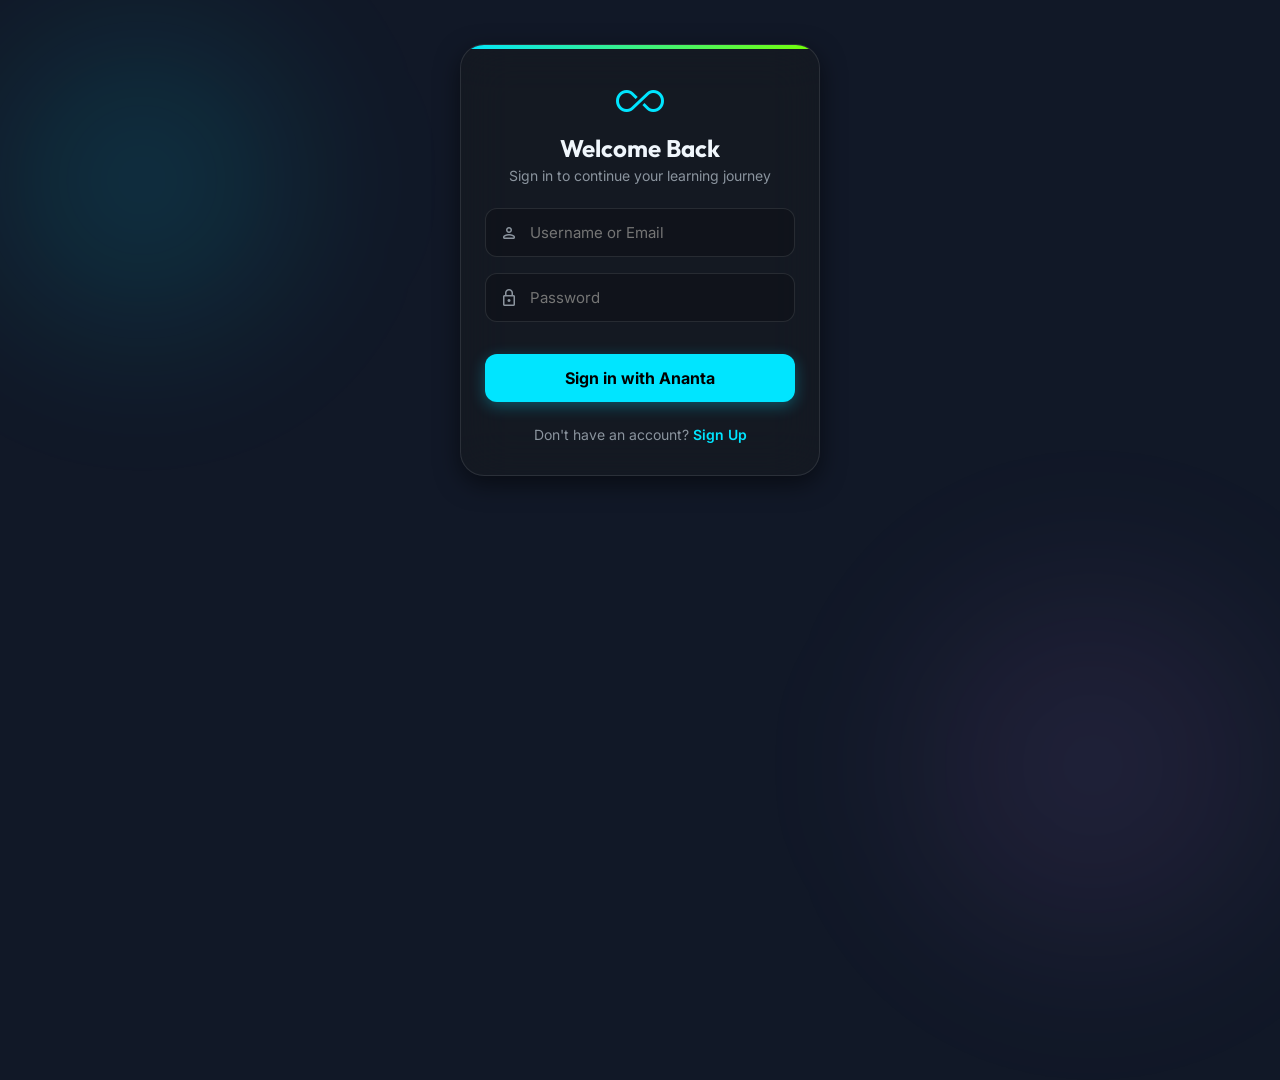
<file: login.html>
<!DOCTYPE html>
<html lang="en" data-theme="dark">
<head>
    <meta charset="UTF-8">
    <meta name="viewport" content="width=device-width, initial-scale=1.0, viewport-fit=cover">
    <title>Ananta — Next Level Education</title>
    
    <link rel="preconnect" href="https://fonts.googleapis.com">
    <link rel="preconnect" href="https://fonts.gstatic.com" crossorigin>
    <link href="https://fonts.googleapis.com/css2?family=Outfit:wght@400;500;600;700;800;900&family=Inter:wght@400;500;600;700&display=swap" rel="stylesheet">
    
    <link href="https://fonts.googleapis.com/css2?family=Material+Symbols+Rounded:opsz,wght,FILL,GRAD@20..48,100..700,0..1,-50..200" rel="stylesheet">
    
    <link rel="stylesheet" href="style.css">
    
    <style>
        html, body {
            height: 100%;
            margin: 0;
            padding: 0;
        }
        body {
            display: flex;
            align-items: flex-start;
            justify-content: center;
            min-height: 100dvh;
            background: var(--bg-main);
            overflow-y: auto;
            position: relative;
            padding: 24px 0 40px;
        }
        
        .auth-glow-cyan {
            position: absolute; width: 60vh; height: 60vh;
            background: radial-gradient(circle at center, rgba(0,229,255,0.15) 0%, transparent 60%);
            top: -10%; left: -10%; filter: blur(60px); z-index: 0;
            animation: pulse-glow 8s infinite alternate;
        }
        .auth-glow-purple {
            position: absolute; width: 70vh; height: 70vh;
            background: radial-gradient(circle at center, rgba(206,130,255,0.1) 0%, transparent 60%);
            bottom: -20%; right: -10%; filter: blur(60px); z-index: 0;
            animation: pulse-glow 10s infinite alternate-reverse;
        }

        @keyframes pulse-glow {
            0% { transform: scale(1); opacity: 0.6; }
            100% { transform: scale(1.1); opacity: 1; }
        }

        .auth-container {
            width: 100%;
            max-width: 400px;
            z-index: 10;
            padding: 20px;
            perspective: 1000px;
        }

        .auth-card {
            background: var(--glass-bg);
            backdrop-filter: blur(24px);
            -webkit-backdrop-filter: blur(24px);
            border: 1px solid var(--border-color);
            border-radius: 24px;
            padding: 32px 24px;
            box-shadow: var(--shadow-md);
            position: relative;
            overflow: hidden;
            transition: transform 0.4s;
        }
        
        .auth-card::before {
            content:''; position: absolute; top:0; left:0; right:0; height:4px;
            background: linear-gradient(90deg, var(--primary-color), var(--secondary-color));
        }

        .auth-header {
            text-align: center;
            margin-bottom: 24px;
        }
        .auth-header .logo-icon {
            font-size: 48px;
            color: var(--primary-color);
            margin-bottom: 8px;
            display: inline-block;
            animation: float 3s ease-in-out infinite alternate;
        }
        .auth-header h2 {
            font-family: 'Outfit', sans-serif;
            font-size: 24px;
            font-weight: 700;
            margin-bottom: 4px;
            color: var(--text-primary);
            margin-top: 0;
        }
        .auth-header p {
            color: var(--text-secondary);
            font-size: 14px;
            margin: 0;
        }

        @keyframes float {
            0% { transform: translateY(0); }
            100% { transform: translateY(-8px); }
        }

        .input-group {
            margin-bottom: 16px;
            position: relative;
        }
        .input-group .material-symbols-rounded {
            position: absolute;
            left: 14px;
            top: 50%;
            transform: translateY(-50%);
            color: var(--text-secondary);
            font-size: 20px;
            pointer-events: none;
            transition: color 0.3s;
        }
        .input-group input {
            width: 100%;
            box-sizing: border-box;
            background: rgba(0,0,0,0.2);
            border: 1px solid var(--border-color);
            border-radius: 12px;
            padding: 14px 14px 14px 44px;
            color: var(--text-primary);
            font-family: 'Inter', sans-serif;
            font-size: 15px;
            outline: none;
            transition: all 0.3s;
        }
        .input-group input:focus {
            border-color: var(--primary-color);
            background: rgba(0,229,255,0.05);
        }
        .input-group input:focus + .material-symbols-rounded {
            color: var(--primary-color);
        }

        .google-btn {
            display: flex;
            align-items: center;
            justify-content: center;
            width: 100%;
            padding: 12px;
            background: var(--bg-panel);
            border: 1px solid var(--border-color);
            border-radius: 12px;
            color: var(--text-primary);
            font-family: 'Inter', sans-serif;
            font-weight: 600;
            font-size: 15px;
            cursor: pointer;
            transition: all 0.3s;
            margin-top: 16px;
            gap: 10px;
        }
        .google-btn img {
            width: 20px;
            height: 20px;
        }
        .google-btn:hover {
            background: rgba(255,255,255,0.1);
            border-color: rgba(255,255,255,0.2);
            transform: translateY(-2px);
        }

        .divider {
            display: flex;
            align-items: center;
            text-align: center;
            margin: 20px 0;
            color: var(--text-secondary);
            font-size: 12px;
            text-transform: uppercase;
            letter-spacing: 1px;
        }
        .divider::before, .divider::after {
            content: '';
            flex: 1;
            border-bottom: 1px solid var(--border-color);
        }
        .divider:not(:empty)::before { margin-right: 15px; }
        .divider:not(:empty)::after { margin-left: 15px; }

        .auth-switch {
            text-align: center;
            margin-top: 24px;
            font-size: 14px;
            color: var(--text-secondary);
        }
        .auth-switch a {
            color: var(--primary-color);
            text-decoration: none;
            font-weight: 600;
            cursor: pointer;
            transition: color 0.3s;
        }
        .auth-switch a:hover {
            color: #fff;
            text-shadow: 0 0 8px var(--primary-color);
        }

        #signup-view { display: none; }
        
        .alert {
            padding: 12px;
            border-radius: 8px;
            margin-bottom: 16px;
            font-size: 13px;
            display: none;
            font-family: 'Inter', sans-serif;
        }
        .alert.error { background: rgba(255,75,75,0.15); border: 1px solid rgba(255,75,75,0.3); color: #ff7575; }
        .alert.success { background: rgba(0,200,83,0.15); border: 1px solid rgba(0,200,83,0.3); color: #00e676; }
        
        button.primary-button {
            width: 100%; 
            margin-top: 16px;
            padding: 14px;
            background: var(--primary-color);
            color: #000;
            border: none;
            border-radius: 12px;
            font-family: 'Inter', sans-serif;
            font-weight: 700;
            font-size: 16px;
            cursor: pointer;
            transition: all 0.3s cubic-bezier(0.4, 0, 0.2, 1);
            box-shadow: 0 4px 15px rgba(0, 229, 255, 0.3);
        }

        button.primary-button:hover {
            background: var(--primary-hover);
            transform: translateY(-2px);
            box-shadow: 0 8px 25px rgba(0, 229, 255, 0.5);
        }

        button.primary-button:active {
            transform: translateY(0);
        }

        button.primary-button:disabled {
            background: #4a5568 !important;
            color: #a0aec0 !important;
            cursor: not-allowed;
            box-shadow: none;
        }

        @media (max-width: 480px) {
            .auth-card {
                padding: 24px;
            }
            .auth-header h2 {
                font-size: 1.5rem;
            }
        }
    </style>
</head>
<body>

    <div class="auth-glow-cyan"></div>
    <div class="auth-glow-purple"></div>

    <div class="auth-container">
        <div class="auth-card" id="signin-view">
            <div class="auth-header">
                <span class="material-symbols-rounded logo-icon">all_inclusive</span>
                <h2>Welcome Back</h2>
                <p>Sign in to continue your learning journey</p>
            </div>

            <div class="alert error" id="signin-error"></div>
            <div class="alert success" id="signin-success"></div>

            <form id="signin-form">
                <div class="input-group">
                    <input type="text" id="si-username" placeholder="Username or Email" required autocomplete="username">
                    <span class="material-symbols-rounded">person</span>
                </div>
                <div class="input-group">
                    <input type="password" id="si-password" placeholder="Password" required autocomplete="current-password">
                    <span class="material-symbols-rounded">lock</span>
                </div>
                <button type="submit" class="primary-button" id="btn-signin">
                    Sign in with Ananta
                </button>
            </form>

            <div class="auth-switch">
                Don't have an account? <a onclick="toggleView('signup')">Sign Up</a>
            </div>
        </div>

        <div class="auth-card" id="signup-view">
            <div class="auth-header">
                <span class="material-symbols-rounded logo-icon">all_inclusive</span>
                <h2>Join Ananta</h2>
                <p>Next Level Education for many generations</p>
            </div>

            <div class="alert error" id="signup-error"></div>
            <div class="alert success" id="signup-success"></div>

            <button class="google-btn" onclick="alert('Google Sign Up coming soon!')">
                <svg width="20" height="20" viewBox="0 0 48 48" xmlns="http://www.w3.org/2000/svg">
                    <path fill="#EA4335" d="M24 9.5c3.54 0 6.71 1.22 9.21 3.6l6.85-6.85C35.9 2.38 30.47 0 24 0 14.62 0 6.51 5.38 2.56 13.22l7.98 6.19C12.43 13.72 17.74 9.5 24 9.5z"/>
                    <path fill="#4285F4" d="M46.98 24.55c0-1.57-.15-3.09-.38-4.55H24v9.02h12.94c-.58 2.96-2.26 5.48-4.78 7.18l7.73 6c4.51-4.18 7.09-10.36 7.09-17.65z"/>
                    <path fill="#FBBC05" d="M10.53 28.59c-.48-1.45-.76-2.99-.76-4.59s.27-3.14.76-4.59l-7.98-6.19C.92 16.46 0 20.12 0 24c0 3.88.92 7.54 2.56 10.78l7.97-6.19z"/>
                    <path fill="#34A853" d="M24 48c6.48 0 11.93-2.13 15.89-5.81l-7.73-6c-2.15 1.45-4.92 2.3-8.16 2.3-6.26 0-11.57-4.22-13.47-9.91l-7.98 6.19C6.51 42.62 14.62 48 24 48z"/>
                </svg>
                Sign up with Google
            </button>

            <div class="divider">or Sign up with Email</div>

            <form id="signup-form">
                <div class="input-group">
                    <input type="text" id="su-username" placeholder="Username" required autocomplete="username">
                    <span class="material-symbols-rounded">person</span>
                </div>
                <div class="input-group">
                    <input type="email" id="su-email" placeholder="Email Address" required autocomplete="email">
                    <span class="material-symbols-rounded">mail</span>
                </div>
                <div class="input-group">
                    <input type="password" id="su-password" placeholder="Password" required autocomplete="new-password">
                    <span class="material-symbols-rounded">lock</span>
                </div>
                <button type="submit" class="primary-button" id="btn-signup">
                    Sign Up
                </button>
            </form>

            <div class="auth-switch">
                Already have an account? <a onclick="toggleView('signin')">Sign up with Ananta</a>
            </div>
        </div>
    </div>

    <script src="config.js"></script>
    <script>
        document.querySelector('.auth-switch a[onclick="toggleView(\\\'signin\\\')"]').textContent = 'Sign In';

        const DB_API_URL = CONFIG.DB_API_URL || CONFIG.API_URL;
        const API_URL = DB_API_URL;
        const API_BASE = DB_API_URL + '/api';

        function toggleView(view) {
            const si = document.getElementById('signin-view');
            const su = document.getElementById('signup-view');
            si.style.display = view === 'signin' ? 'block' : 'none';
            su.style.display = view === 'signup' ? 'block' : 'none';
        }

        function showAlert(type, action, message) {
            const el = document.getElementById(`${action}-${type}`);
            el.textContent = message;
            el.style.display = 'block';
            setTimeout(() => { el.style.display = 'none'; }, 5000);
        }

        document.getElementById('signup-form').addEventListener('submit', async (e) => {
            e.preventDefault();
            const btn = document.getElementById('btn-signup');
            btn.innerHTML = 'Signing Up...';
            btn.disabled = true;

            const username = document.getElementById('su-username').value;
            const email = document.getElementById('su-email').value;
            const password = document.getElementById('su-password').value;

            try {
                const res = await fetch(`${API_BASE}/register`, {
                    method: 'POST',
                    headers: { 'Content-Type': 'application/json' },
                    body: JSON.stringify({ username, email, password })
                });
                const data = await res.json();
                
                if (res.ok) {
                    showAlert('success', 'signup', 'Registration successful! You can now sign in.');
                    setTimeout(() => toggleView('signin'), 1500);
                } else {
                    showAlert('error', 'signup', data.error || 'Registration failed');
                }
            } catch (err) {
                showAlert('error', 'signup', 'Failed to connect to the server.');
            } finally {
                btn.innerHTML = 'Sign Up';
                btn.disabled = false;
            }
        });

        document.getElementById('signin-form').addEventListener('submit', async (e) => {
            e.preventDefault();
            const btn = document.getElementById('btn-signin');
            btn.innerHTML = 'Signing In...';
            btn.disabled = true;

            const username = document.getElementById('si-username').value;
            const password = document.getElementById('si-password').value;

            try {
                const res = await fetch(`${API_BASE}/login`, {
                    method: 'POST',
                    headers: { 'Content-Type': 'application/json' },
                    body: JSON.stringify({ username, password })
                });
                const data = await res.json();
                
                if (res.ok) {
                    showAlert('success', 'signin', 'Login successful! Redirecting...');
                    localStorage.setItem('ananta_token', data.token);
                    localStorage.setItem('ananta_username', data.user.username);
                    if (data.user.profile_picture) {
                        localStorage.setItem('ananta_avatar', DB_API_URL + data.user.profile_picture);
                    } else {
                        localStorage.removeItem('ananta_avatar');
                    }
                    setTimeout(() => {
                        window.location.href = 'index.html';
                    }, 1000);
                } else {
                    showAlert('error', 'signin', data.error || 'Invalid credentials');
                }
            } catch (err) {
                showAlert('error', 'signin', 'Failed to connect to the server.');
            } finally {
                btn.innerHTML = 'Sign in with Ananta';
                btn.disabled = false;
            }
        });
    </script>
</body>
</html>
</file>
<file: style.css>
:root {
    --bg-main: #111827;
    --bg-panel: #1f2937;
    --border-color: rgba(255, 255, 255, 0.1);
    --text-primary: #f0f6fc;
    --text-secondary: #8b949e;
    --primary-color: #00E5FF;
    --primary-hover: #00b8cc;
    --secondary-color: #76FF03;
    --user-msg-bg: #374151;

    --ai-msg-bg: transparent;
    --shadow-sm: 0 4px 12px rgba(0, 0, 0, 0.3);
    --shadow-md: 0 8px 24px rgba(0, 0, 0, 0.5);
    --glass-bg: rgba(22, 27, 34, 0.7);
}

* {
    margin: 0;
    padding: 0;
    box-sizing: border-box;
    font-family: 'Inter', sans-serif;
}

.hidden {
    display: none !important;
}

h1,
h2,
h3,
h4,
.brand-text {
    font-family: 'Outfit', sans-serif;
}

body {
    background-color: var(--bg-main);
    color: var(--text-primary);
    overflow: hidden;
    height: 100dvh;
}


.bg-shape {
    position: fixed;
    border-radius: 50%;
    filter: blur(50px);

    opacity: 0.95;

    z-index: 0;
    pointer-events: none;
    transition: all 1.8s cubic-bezier(0.4, 0, 0.2, 1);
}

.circle-1 {
    width: 60vw;

    height: 60vw;
    background: radial-gradient(circle at center, rgba(0, 229, 255, 0.15) 0%, transparent 60%);
    top: -5vh;
    left: -10vw;
    animation: float1 4s infinite alternate ease-in-out;
}

.circle-2 {
    width: 70vw;
    height: 70vw;
    background: radial-gradient(circle at center, rgba(206, 130, 255, 0.1) 0%, transparent 60%);
    bottom: -10vh;
    right: -10vw;
    animation: float2 5s infinite alternate ease-in-out;
}

.circle-3 {
    width: 60vw;
    height: 60vw;
    background: radial-gradient(circle at center, rgba(118, 255, 3, 0.05) 0%, transparent 60%);
    top: 25vh;
    left: 20vw;
    animation: float3 6s infinite alternate ease-in-out;
}


body.chat-active .bg-shape {
    opacity: 0.15;
    filter: blur(60px);
}

body.chat-active .circle-1 {
    transform: scale(0.6) translate(-20vw, -20vh);
    animation-play-state: paused;
}

body.chat-active .circle-2 {
    transform: scale(0.6) translate(20vw, 20vh);
    animation-play-state: paused;
}

body.chat-active .circle-3 {
    transform: scale(0.4) translate(-10vw, 10vh);
    animation-play-state: paused;
}

@keyframes float1 {
    0% {
        transform: translate(0, 0) scale(0.9);
    }

    100% {
        transform: translate(25vw, 20vh) scale(1.1);
    }


}

@keyframes float2 {
    0% {
        transform: translate(0, 0) scale(0.9);
    }

    100% {
        transform: translate(-25vw, -20vh) scale(1.1);
    }
}

@keyframes float3 {
    0% {
        transform: translate(0, 0) scale(0.9);
    }

    100% {
        transform: translate(15vw, -25vh) scale(1.05);
    }
}


.app-layout {
    display: flex;
    width: 100vw;
    height: 100dvh;
    overflow: hidden;
    position: relative;
    z-index: 1;
}


.app-container {
    flex: 1;
    height: 100%;
    display: flex;
    flex-direction: column;
    position: relative;
    background: transparent;
    transition: all 0.3s ease;
    overflow: hidden;
}


.chat-header {
    display: flex;
    justify-content: space-between;
    align-items: center;
    padding: 0.75rem 1rem;
    border-bottom: 1px solid var(--border-color);
    background: rgba(0, 0, 0, 0.1);
    backdrop-filter: blur(10px);
    z-index: 10;
}

.header-left {
    display: flex;
    align-items: center;
    gap: 0.75rem;
}

.logo-container {
    width: 32px;
    height: 32px;
    background: var(--text-primary);
    border-radius: 8px;
    display: flex;
    justify-content: center;
    align-items: center;
    font-size: 1.2rem;
    color: var(--bg-main);
}

.chat-header h1 {
    font-size: 1.1rem;
    font-weight: 600;
    color: var(--text-primary);
}

.status {
    font-size: 0.8rem;
    color: var(--text-secondary);
    display: flex;
    align-items: center;
    gap: 0.4rem;
    margin-top: 0.1rem;
}

.status-dot {
    width: 6px;
    height: 6px;
    background-color: #4CAF50;
    border-radius: 50%;
    display: inline-block;
}

.icon-btn {
    background: transparent;
    border: none;
    color: var(--text-secondary);
    font-size: 1.4rem;
    cursor: pointer;
    transition: all 0.2s ease;
    padding: 0.5rem;
    border-radius: 50%;
    display: flex;
    align-items: center;
    justify-content: center;
}

.icon-btn:hover {
    color: var(--text-primary);
    background: var(--bg-panel);
}

.primary-btn-sm {
    background: var(--primary-color);
    color: #111;
    border: none;
    padding: 8px 16px;
    border-radius: 12px;
    font-weight: 600;
    font-size: 14px;
    cursor: pointer;
    transition: all 0.2s ease;
    display: inline-flex;
    align-items: center;
    justify-content: center;
}

.primary-btn-sm:hover {
    background: var(--primary-hover);
    transform: translateY(-1px);
    box-shadow: 0 4px 12px rgba(0, 229, 255, 0.3);
}


.sidebar {
    width: 260px;
    height: 100%;
    background: var(--bg-panel);
    border-right: 1px solid var(--border-color);
    display: flex;
    flex-direction: column;
    transition: transform 0.4s cubic-bezier(0.2, 0.8, 0.2, 1), margin-left 0.4s cubic-bezier(0.2, 0.8, 0.2, 1);
    z-index: 50;
    position: relative;
}

.sidebar.collapsed {
    margin-left: -260px;
}

.sidebar-header {
    padding: 1rem;
    display: flex;
    gap: 0.5rem;
}

.new-chat-btn {
    flex: 1;
    display: flex;
    align-items: center;
    gap: 0.75rem;
    background: transparent;
    border: 1px solid var(--border-color);
    color: var(--text-primary);
    padding: 0.75rem 1rem;
    border-radius: 8px;
    cursor: pointer;
    font-size: 0.9rem;
    font-weight: 500;
    transition: background 0.2s ease;
}

.new-chat-btn:hover {
    background: rgba(255, 255, 255, 0.05);
}

.sidebar-content {
    flex: 1;
    overflow-y: auto;
    padding: 0.5rem;
}

.sidebar-content::-webkit-scrollbar {
    width: 4px;
}

.history-group {
    margin-bottom: 1.5rem;
}

.history-label {
    font-size: 0.75rem;
    color: var(--text-secondary);
    padding: 0.5rem 0.75rem;
    text-transform: uppercase;
    letter-spacing: 0.05em;
}

.conversation-list {
    display: flex;
    flex-direction: column;
    gap: 2px;
}

.conversation-item {
    display: flex;
    align-items: center;
    gap: 0.75rem;
    padding: 0.75rem;
    border-radius: 8px;
    cursor: pointer;
    color: var(--text-primary);
    font-size: 0.9rem;
    transition: background 0.2s ease;
    white-space: nowrap;
    overflow: hidden;
    text-overflow: ellipsis;
    position: relative;
}

.conversation-item:hover {
    background: rgba(255, 255, 255, 0.05);
}

.conversation-item.active {
    background: rgba(255, 255, 255, 0.1);
}

.conversation-item i {
    color: var(--text-secondary);
    font-size: 1.1rem;
}

.conversation-item .delete-conv-btn {
    position: absolute;
    right: 0.5rem;
    opacity: 0;
    transition: opacity 0.2s ease;
    color: var(--text-secondary);
}

.conversation-item:hover .delete-conv-btn {
    opacity: 1;
}

.sidebar-footer {
    padding: 1rem;
    border-top: 1px solid var(--border-color);
}

.user-info-sidebar {
    display: flex;
    align-items: center;
    gap: 0.75rem;
}

.user-info-sidebar img {
    width: 32px;
    height: 32px;
    border-radius: 50%;
}

.user-info-sidebar span {
    font-size: 0.9rem;
    font-weight: 500;
}

.mobile-only {
    display: none;
}


.chat-window {
    flex: 1;
    overflow-y: auto;
    overflow-x: hidden;
    position: relative;
    display: flex;
    flex-direction: column;
    align-items: center;

}


.chat-window::-webkit-scrollbar {
    width: 8px;
}

.chat-window::-webkit-scrollbar-track {
    background: transparent;
}

.chat-window::-webkit-scrollbar-thumb {
    background: #E0E0E0;
    border-radius: 10px;
}

.chat-window::-webkit-scrollbar-thumb:hover {
    background: #BDBDBD;
}


.welcome-section {
    position: absolute;
    top: 18vh;
    left: 50%;
    width: 100%;
    max-width: 800px;
    text-align: center;
    padding: 0 1rem;
    z-index: 5;

    opacity: 0;
    pointer-events: none;
    transform: translate(-50%, -40px);
    transition: all 0.6s cubic-bezier(0.2, 0.8, 0.2, 1);
}

.app-container:not(.chat-started) .welcome-section {

    opacity: 1;
    pointer-events: auto;
    transform: translate(-50%, 0);
}

@keyframes fadeIn {
    0% {
        opacity: 0;
    }

    100% {
        opacity: 1;
    }
}

.welcome-section h2 {
    font-size: 2.2rem;
    margin-bottom: 0.8rem;
    color: var(--text-primary);
    font-weight: 600;
}

.welcome-section p {
    color: var(--text-secondary);
    font-size: 1.1rem;
    margin-bottom: 2rem;
}


.model-picker {
    margin-top: 0.5rem;
}

.model-picker-label {
    font-size: 0.75rem;
    color: var(--text-secondary);
    text-transform: uppercase;
    letter-spacing: 0.08em;
    margin-bottom: 0.75rem;
}

.model-select-wrapper {
    position: relative;
    display: inline-flex;
    align-items: center;
}

.model-select-wrapper select {
    appearance: none;
    -webkit-appearance: none;
    background: rgba(255, 255, 255, 0.05);
    border: 1px solid var(--border-color);
    border-radius: 12px;
    color: var(--text-primary);
    font-family: 'Inter', sans-serif;
    font-size: 0.95rem;
    font-weight: 500;
    padding: 0.6rem 2.8rem 0.6rem 1.1rem;
    cursor: pointer;
    outline: none;
    transition: all 0.2s ease;
    min-width: 220px;
}

.model-select-wrapper select:hover,
.model-select-wrapper select:focus {
    border-color: var(--primary-color);
    background: rgba(0, 229, 255, 0.07);
    box-shadow: 0 0 12px rgba(0, 229, 255, 0.15);
}

.model-select-wrapper select option,
.model-select-wrapper select optgroup {
    background: #1a1a2e;
    color: var(--text-primary);
    font-family: 'Inter', sans-serif;
}

.model-select-wrapper select optgroup {
    color: var(--text-secondary);
    font-size: 0.8rem;
    font-weight: 600;
    text-transform: uppercase;
    letter-spacing: 0.05em;
}

.model-select-wrapper .select-arrow {
    position: absolute;
    right: 0.8rem;
    font-size: 1.1rem;
    color: var(--text-secondary);
    pointer-events: none;
}



.hint {
    font-size: 0.85rem !important;
}


.user-profile-container {
    display: flex;
    flex-direction: column;
    align-items: center;
    gap: 1rem;
    margin-top: 1.5rem;
}

.header-right {
    display: flex;
    align-items: center;
    gap: 1rem;
}

.header-right .user-profile-container {
    flex-direction: row;
    margin-top: 0;
    gap: 0.5rem;
}

.header-right #user-profile-img {
    width: 32px;
    height: 32px;
    border-width: 2px;
    margin-right: 0.5rem;
}

#user-profile-img {
    width: 36px;
    height: 36px;
    border-radius: 50%;
    object-fit: cover;
    border: 2px solid rgba(255, 255, 255, 0.5);
    box-shadow: var(--shadow-sm);
    animation: fadeIn 0.4s ease;
    cursor: pointer;
    transition: transform 0.2s ease;
}

#user-profile-img:hover {
    transform: scale(1.05);
}

.profile-dropdown-wrapper {
    position: relative;
    display: flex;
    align-items: center;
}

#logout-menu {
    position: absolute;
    top: calc(100% + 0.5rem);
    right: 0;
    background: var(--bg-panel);
    border: 1px solid var(--border-color);
    box-shadow: var(--shadow-md);
    border-radius: 8px;
    padding: 0.4rem;
    z-index: 100;
    min-width: 140px;
    animation: fadeIn 0.2s ease;
}

#logout-menu.hidden {
    display: none !important;
}

#logout-btn {
    width: 100%;
    background: transparent;
    border: none;
    padding: 0.6rem 1rem;
    cursor: pointer;
    color: #ff4b4b;
    font-weight: 500;
    font-size: 0.95rem;
    border-radius: 6px;
    display: flex;
    align-items: center;
    gap: 0.5rem;
    transition: background 0.2s ease, color 0.2s ease;
}

#logout-btn:hover {
    background: rgba(255, 75, 75, 0.1);
}

#user-profile-img.hidden,
#google-login-container.hidden {
    display: none !important;
}


.message-list {
    width: 100%;
    max-width: 800px;
    display: flex;
    flex-direction: column;
    padding: 2rem 1rem 80px 1rem;

    gap: 1.8rem;
}

.message {
    display: flex;
    gap: 1rem;
    max-width: 100%;
    animation: fadeIn 0.3s ease forwards;
}

.message.user {
    align-self: flex-end;
    flex-direction: row-reverse;
}

.message.ai {
    align-self: flex-start;
}

.msg-avatar {
    width: 30px;
    height: 30px;
    border-radius: 6px;
    display: flex;
    justify-content: center;
    align-items: center;
    flex-shrink: 0;
    color: white;
    font-size: 1.1rem;
}

.user .msg-avatar {
    background: transparent;
    color: transparent;
    display: none;

}

.ai .msg-avatar {
    background: var(--primary-color);
}

.msg-content {
    line-height: 1.6;
    font-size: 1rem;
    white-space: pre-wrap;
    word-break: break-word;
    color: var(--text-primary);
    padding: 0.2rem 0;
}

.user .msg-content {
    background: var(--user-msg-bg);
    padding: 0.75rem 1.25rem;
    border-radius: 18px;
    border-bottom-right-radius: 4px;
}

.ai .msg-content {
    background: var(--ai-msg-bg);
    width: 100%;

    white-space: normal;
}


.ai .msg-content p {
    margin-bottom: 0.75rem;
}

.ai .msg-content p:last-child {
    margin-bottom: 0;
}

.ai .msg-content strong {
    font-weight: 600;
    color: var(--text-primary);
}

.ai .msg-content pre {
    background: #1E1E1E;
    color: #D4D4D4;
    padding: 1rem;
    border-radius: 8px;
    overflow-x: auto;
    margin: 1rem 0;
    font-size: 0.9rem;
    box-shadow: inset 0 2px 4px rgba(0, 0, 0, 0.2);
}

.ai .msg-content code {
    font-family: 'Consolas', 'Monaco', monospace;
    background: rgba(0, 0, 0, 0.06);
    padding: 0.15rem 0.35rem;
    border-radius: 4px;
    font-size: 0.9em;
    color: #d32f2f;
}

.ai .msg-content pre code {
    background: transparent;
    padding: 0;
    color: inherit;
    font-size: 1em;
}

.ai .msg-content ul,
.ai .msg-content ol {
    margin-left: 1.5rem;
    margin-bottom: 0.75rem;
}

.ai .msg-content li {
    margin-bottom: 0.25rem;
}

.ai .msg-content.error {
    color: #ef4444;
}


.typing-indicator {
    display: flex;
    gap: 4px;
    align-items: center;
    height: 24px;
}

.typing-dot {
    width: 5px;
    height: 5px;
    background-color: var(--text-secondary);
    border-radius: 50%;
    animation: bounce 1s infinite alternate;
}

.typing-dot:nth-child(2) {
    animation-delay: 0.2s;
}

.typing-dot:nth-child(3) {
    animation-delay: 0.4s;
}

@keyframes bounce {
    to {
        transform: translateY(-3px);
        opacity: 0.5;
    }
}


.chat-input-area {
    width: 100%;
    padding: 0.5rem 1rem 1.5rem 1rem;
    display: flex;
    flex-direction: column;
    align-items: center;
    position: relative;
    z-index: 20;


    background: var(--glass-bg);
    backdrop-filter: blur(24px);
    -webkit-backdrop-filter: blur(24px);
    border-top: 1px solid var(--border-color);

    transform: translateY(0);
    transition: all 0.6s cubic-bezier(0.2, 0.8, 0.2, 1);
}


.cursor-blink {
    display: inline-block;
    width: 0.45em;
    height: 1em;
    background-color: var(--primary-color);
    margin-left: 6px;
    animation: blink 1s step-end infinite;
    vertical-align: text-bottom;
    box-shadow: 0 0 8px rgba(0, 229, 255, 0.6);
}

@keyframes blink {

    0%,
    100% {
        opacity: 1;
    }

    50% {
        opacity: 0;
    }
}

.app-container:not(.chat-started) .chat-input-area {

    background: transparent;
    backdrop-filter: none;
    -webkit-backdrop-filter: none;
    border-top-color: transparent;
    transform: translateY(calc(-40vh + 3rem));
}

#chat-form {
    width: 100%;
    max-width: 800px;
    display: flex;
    gap: 0.8rem;
    align-items: flex-end;
    border-radius: 28px;
    padding: 0.6rem 0.6rem 0.6rem 1.4rem;
    position: relative;
    z-index: 1;
    overflow: hidden;


}




#chat-form::after {
    content: '';
    position: absolute;
    inset: 2px;

    background: var(--bg-panel);
    border-radius: 26px;
    z-index: -1;
    transition: background 0.2s ease, box-shadow 0.2s ease;
    pointer-events: none;
}

#chat-form:focus-within::after {
    background: var(--user-msg-bg);
    box-shadow: var(--shadow-sm);
}


#chat-form::before {
    content: '';
    position: absolute;
    width: 2500px;

    height: 2500px;
    top: 50%;
    left: 50%;
    transform: translate(-50%, -50%) rotate(0deg);

    background: conic-gradient(from 0deg, transparent 94%, rgba(0, 229, 255, 0.6) 96.5%, rgba(0, 229, 255, 1) 98%, rgba(0, 229, 255, 0.6) 99.5%, transparent 100%);
    z-index: -2;
    opacity: 0;
    pointer-events: none;
}

#chat-form:hover::before {
    animation: snakeGlow 2s cubic-bezier(0.4, 0, 0.2, 1) forwards;
}


@keyframes snakeGlow {
    0% {
        transform: translate(-50%, -50%) rotate(0deg);
        opacity: 0;
    }

    5% {
        opacity: 1;
    }

    85% {
        opacity: 1;
    }

    100% {
        transform: translate(-50%, -50%) rotate(360deg);
        opacity: 0;
    }
}

#image-preview-container {
    width: 100%;
    max-width: 800px;
    margin-bottom: 0.8rem;
    position: relative;
    border-radius: 12px;
    background: rgba(0, 0, 0, 0.2);
    padding: 10px;
    display: flex;
    align-items: center;
    border: 1px solid var(--border-color);
}

#image-preview {
    max-height: 100px;
    border-radius: 8px;
    object-fit: contain;
}

#remove-image-btn {
    position: absolute;
    top: 5px;
    right: 5px;
    background: rgba(255, 75, 75, 0.9);
    border: none;
    color: white;
    border-radius: 50%;
    width: 24px;
    height: 24px;
    display: flex;
    align-items: center;
    justify-content: center;
    cursor: pointer;
    font-size: 1.2rem;
}

.upload-btn {
    color: var(--text-secondary);
    font-size: 1.5rem;
    cursor: pointer;
    display: flex;
    align-items: center;
    justify-content: center;
    padding: 0.5rem;
    border-radius: 12px;
    transition: all 0.2s ease;
    align-self: flex-end;
    margin-bottom: 0.15rem;
}

.upload-btn:hover {
    color: var(--primary-color);
    background: rgba(0, 229, 255, 0.1);
}

.message.user .msg-content img {
    max-width: 280px;
    max-height: 195px;
    object-fit: contain;
    border-radius: 12px;
    margin-top: 8px;
    display: block;
}

#message-input {
    flex: 1;
    background: transparent;
    border: none;
    color: var(--text-primary);
    font-size: 1rem;
    resize: none;
    padding: 0.8rem 0;
    max-height: 200px;
    min-height: 24px;
    line-height: 1.5;

    overscroll-behavior: contain;
}


#message-input::-webkit-scrollbar {
    display: none;
}

#message-input::placeholder {
    color: #9E9E9E;
}

#message-input:focus {
    outline: none;
}

.send-btn {
    background: var(--primary-color);
    color: #111;
    border: none;
    width: 36px;
    height: 36px;
    border-radius: 50%;
    display: flex;
    justify-content: center;
    align-items: center;
    font-size: 1.2rem;
    cursor: pointer;
    transition: all 0.2s ease;
    flex-shrink: 0;
    align-self: flex-end;
    margin-bottom: 0.3rem;
}

.send-btn:hover:not(:disabled) {
    background: var(--primary-hover);
    transform: scale(1.05);
}


.send-btn.stop-btn {
    background: #ef4444;

    animation: pulse 2s infinite ease-in-out;
}

.send-btn.stop-btn:hover:not(:disabled) {
    background: #dc2626;
    animation: none;
}

@keyframes pulse {
    0% {
        transform: scale(1);
        box-shadow: 0 0 0 0 rgba(239, 68, 68, 0.4);
    }

    50% {
        transform: scale(1.05);
        box-shadow: 0 0 0 8px rgba(239, 68, 68, 0);
    }

    100% {
        transform: scale(1);
        box-shadow: 0 0 0 0 rgba(239, 68, 68, 0);
    }
}

.send-btn:disabled {
    background: #E0E0E0;
    color: #BDBDBD;
    cursor: not-allowed;
}

.footer-note {
    text-align: center;
    font-size: 0.75rem;
    color: var(--text-secondary);
    margin-top: 0.8rem;
    margin-bottom: 0.5rem;
}


.modal-overlay {
    position: absolute;
    top: 0;
    left: 0;
    width: 100vw;
    height: 100vh;
    background: rgba(0, 0, 0, 0.4);
    z-index: 100;
    display: flex;
    justify-content: center;
    align-items: center;
    opacity: 1;
    transition: opacity 0.2s ease;
}

.modal-overlay.hidden {
    opacity: 0;
    pointer-events: none;
}

.modal {
    background: var(--glass-bg);
    backdrop-filter: blur(24px);
    -webkit-backdrop-filter: blur(24px);
    border: 1px solid var(--border-color);
    border-radius: 16px;
    width: 90%;
    max-width: 400px;
    padding: 2rem;
    box-shadow: 0 16px 40px rgba(0, 0, 0, 0.4);
    transform: scale(1);
    transition: transform 0.2s ease;
}

.modal-overlay.hidden .modal {
    transform: scale(0.95);
}

.modal-header {
    display: flex;
    justify-content: space-between;
    align-items: center;
    margin-bottom: 1.2rem;
}

.modal-header h2 {
    font-size: 1.2rem;
    color: var(--text-primary);
    font-weight: 600;
}

.modal-desc {
    font-size: 0.9rem;
    color: var(--text-secondary);
    margin-bottom: 2rem;
    line-height: 1.5;
}

.form-group {
    margin-bottom: 1.5rem;
}

.form-group label {
    display: block;
    margin-bottom: 0.5rem;
    font-size: 0.9rem;
    font-weight: 500;
    color: var(--text-primary);
}

.form-group input,
.form-group select {
    width: 100%;
    padding: 0.75rem 1rem;
    border-radius: 12px;
    background: rgba(0, 0, 0, 0.2);
    border: 1px solid rgba(255, 255, 255, 0.1);
    color: var(--text-primary);
    font-size: 1rem;
    transition: all 0.2s ease;
}

.form-group select {
    appearance: none;
    cursor: pointer;
    background-image: url("data:image/svg+xml;charset=UTF-8,%3csvg xmlns='http://www.w3.org/2000/svg' viewBox='0 0 24 24' fill='none' stroke='%23f0f6fc' stroke-width='2' stroke-linecap='round' stroke-linejoin='round'%3e%3cpolyline points='6 9 12 15 18 9'%3e%3c/polyline%3e%3c/svg%3e");
    background-repeat: no-repeat;
    background-position: right 1rem center;
    background-size: 1em;
}

.form-group select option {
    background: var(--bg-panel);
    color: var(--text-primary);
}

.form-group input:focus,
.form-group select:focus {
    outline: none;
    border-color: var(--primary-color);
    background: rgba(0, 229, 255, 0.05);
}

.form-group small {
    display: block;
    margin-top: 0.6rem;
    font-size: 0.8rem;
    color: var(--text-secondary);
    line-height: 1.4;
}

.primary-btn {
    width: 100%;
    padding: 0.8rem;
    background: var(--primary-color);
    color: #000;
    border: none;
    border-radius: 12px;
    font-size: 1rem;
    font-weight: 600;
    cursor: pointer;
    transition: all 0.2s ease;
    margin-top: 1.25rem;
}

.primary-btn:hover {
    background: var(--primary-hover);
    transform: translateY(-2px);
    box-shadow: 0 4px 10px rgba(0, 229, 255, 0.3);
}


.model-card-section {
    margin-bottom: 1.2rem;
}

.model-card-group-label {
    font-size: 0.72rem;
    font-weight: 700;
    letter-spacing: 0.08em;
    text-transform: uppercase;
    color: var(--text-secondary);
    margin-bottom: 0.6rem;
}

.model-card-list {
    display: flex;
    flex-direction: column;
    gap: 0.4rem;
}

.model-card {
    display: flex;
    align-items: center;
    justify-content: space-between;
    padding: 0.7rem 1rem;
    border-radius: 12px;
    border: 1px solid var(--border-color);
    background: rgba(255, 255, 255, 0.03);
    cursor: pointer;
    transition: all 0.18s ease;
    font-size: 0.92rem;
    color: var(--text-primary);
    font-family: 'Inter', sans-serif;
}

.model-card:hover {
    background: rgba(255, 255, 255, 0.07);
    border-color: rgba(0, 229, 255, 0.3);
}

.model-card.selected {
    border-color: var(--primary-color);
    background: rgba(0, 229, 255, 0.08);
    color: var(--primary-color);
    box-shadow: 0 0 14px rgba(0, 229, 255, 0.12);
}

.model-card .mc-dot {
    width: 8px;
    height: 8px;
    border-radius: 50%;
    border: 2px solid var(--border-color);
    flex-shrink: 0;
    transition: all 0.18s ease;
}

.model-card.selected .mc-dot {
    background: var(--primary-color);
    border-color: var(--primary-color);
    box-shadow: 0 0 6px rgba(0, 229, 255, 0.5);
}

.model-card-loading {
    font-size: 0.85rem;
    color: var(--text-secondary);
    padding: 0.5rem 0;
    font-style: italic;
}


@media (max-width: 768px) {


    body {
        height: 100dvh;
        overflow: hidden;
    }

    .app-layout {
        height: 100dvh;
    }


    input,
    textarea,
    select {
        font-size: 16px !important;
    }


    #chat-form:hover::before {
        animation: none;
        opacity: 0;
    }


    .sidebar {
        position: fixed;
        left: 0;
        top: 0;
        bottom: 0;
        z-index: 1000;
        box-shadow: 20px 0 50px rgba(0, 0, 0, 0.5);
        transform: translateX(-100%);
    }

    .sidebar.mobile-open {
        transform: translateX(0);
    }

    .mobile-only {
        display: flex;
    }

    .sidebar-header {
        justify-content: space-between;
    }


    .chat-header {
        padding: 0.55rem 0.75rem;
    }

    .logo-container {
        width: 28px;
        height: 28px;
        font-size: 1.1rem;
    }

    .chat-header h1 {
        font-size: 1rem;
    }

    #user-profile-img {
        width: 30px;
        height: 30px;
    }


    .icon-btn {
        padding: 0.6rem;
        font-size: 1.5rem;
        min-width: 44px;
        min-height: 44px;
    }


    .welcome-section {
        top: 10vh;
    }

    .welcome-section h2 {
        font-size: 1.6rem;
        margin-bottom: 0.5rem;
    }

    .welcome-section p {
        font-size: 0.95rem;
        margin-bottom: 1.5rem;
    }


    .message-list {
        padding: 1rem 0.75rem 100px 0.75rem;
        gap: 1.2rem;
    }

    .msg-avatar {
        width: 24px;
        height: 24px;
        font-size: 0.9rem;
    }

    .msg-content {
        font-size: 0.95rem;
    }

    .user .msg-content {
        padding: 0.65rem 1rem;
        border-radius: 16px;
        border-bottom-right-radius: 4px;
    }

    .ai .msg-content pre {
        padding: 0.8rem;
        font-size: 0.85rem;
    }


    .chat-input-area {
        padding: 0.6rem 0.75rem env(safe-area-inset-bottom, 0.75rem) 0.75rem;

    }

    .app-container:not(.chat-started) .chat-input-area {
        transform: translateY(calc(-32dvh + 3rem));
    }

    #chat-form {
        border-radius: 22px;
        padding: 0.45rem 0.45rem 0.45rem 1rem;
        gap: 0.5rem;
    }

    #message-input {

        padding: 0.55rem 0;

        line-height: 1.45;
    }

    .send-btn {
        width: 38px;
        height: 38px;
        font-size: 1.15rem;

    }

    .footer-note {
        font-size: 0.65rem;
        margin-top: 0.4rem;
        margin-bottom: 0;
        padding: 0 0.5rem;
    }


    .modal {
        padding: 1.5rem;
        width: 95%;
        border-radius: 14px;
        max-height: 85dvh;
        overflow-y: auto;
    }

    .modal-header h2 {
        font-size: 1.1rem;
    }

    .form-group input,
    .form-group select {
        padding: 0.65rem 0.9rem;
        font-size: 1rem;
    }

    .primary-btn {
        padding: 0.75rem;
        font-size: 0.95rem;
    }


    .model-card {
        padding: 0.85rem 1rem;
        font-size: 0.95rem;
    }


    .conversation-item .delete-conv-btn {
        opacity: 0.6;
    }
}
</file>
